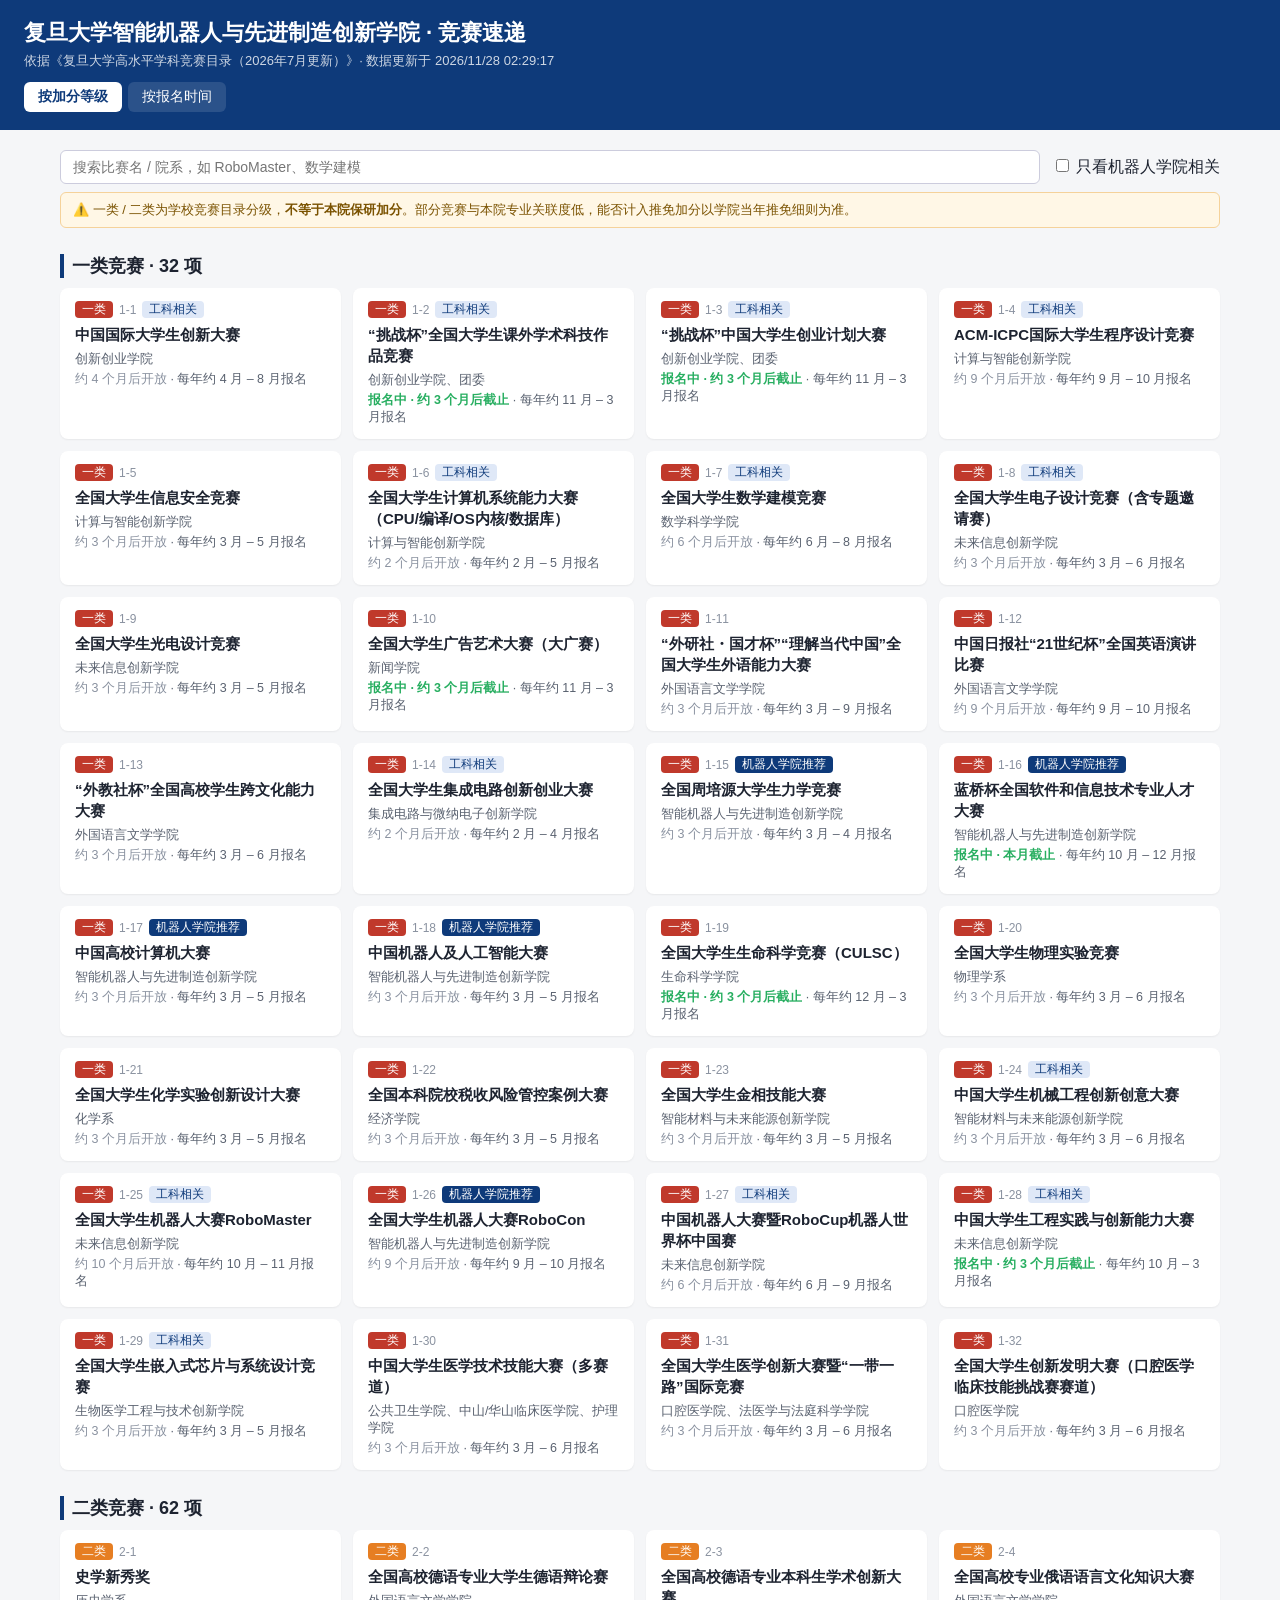
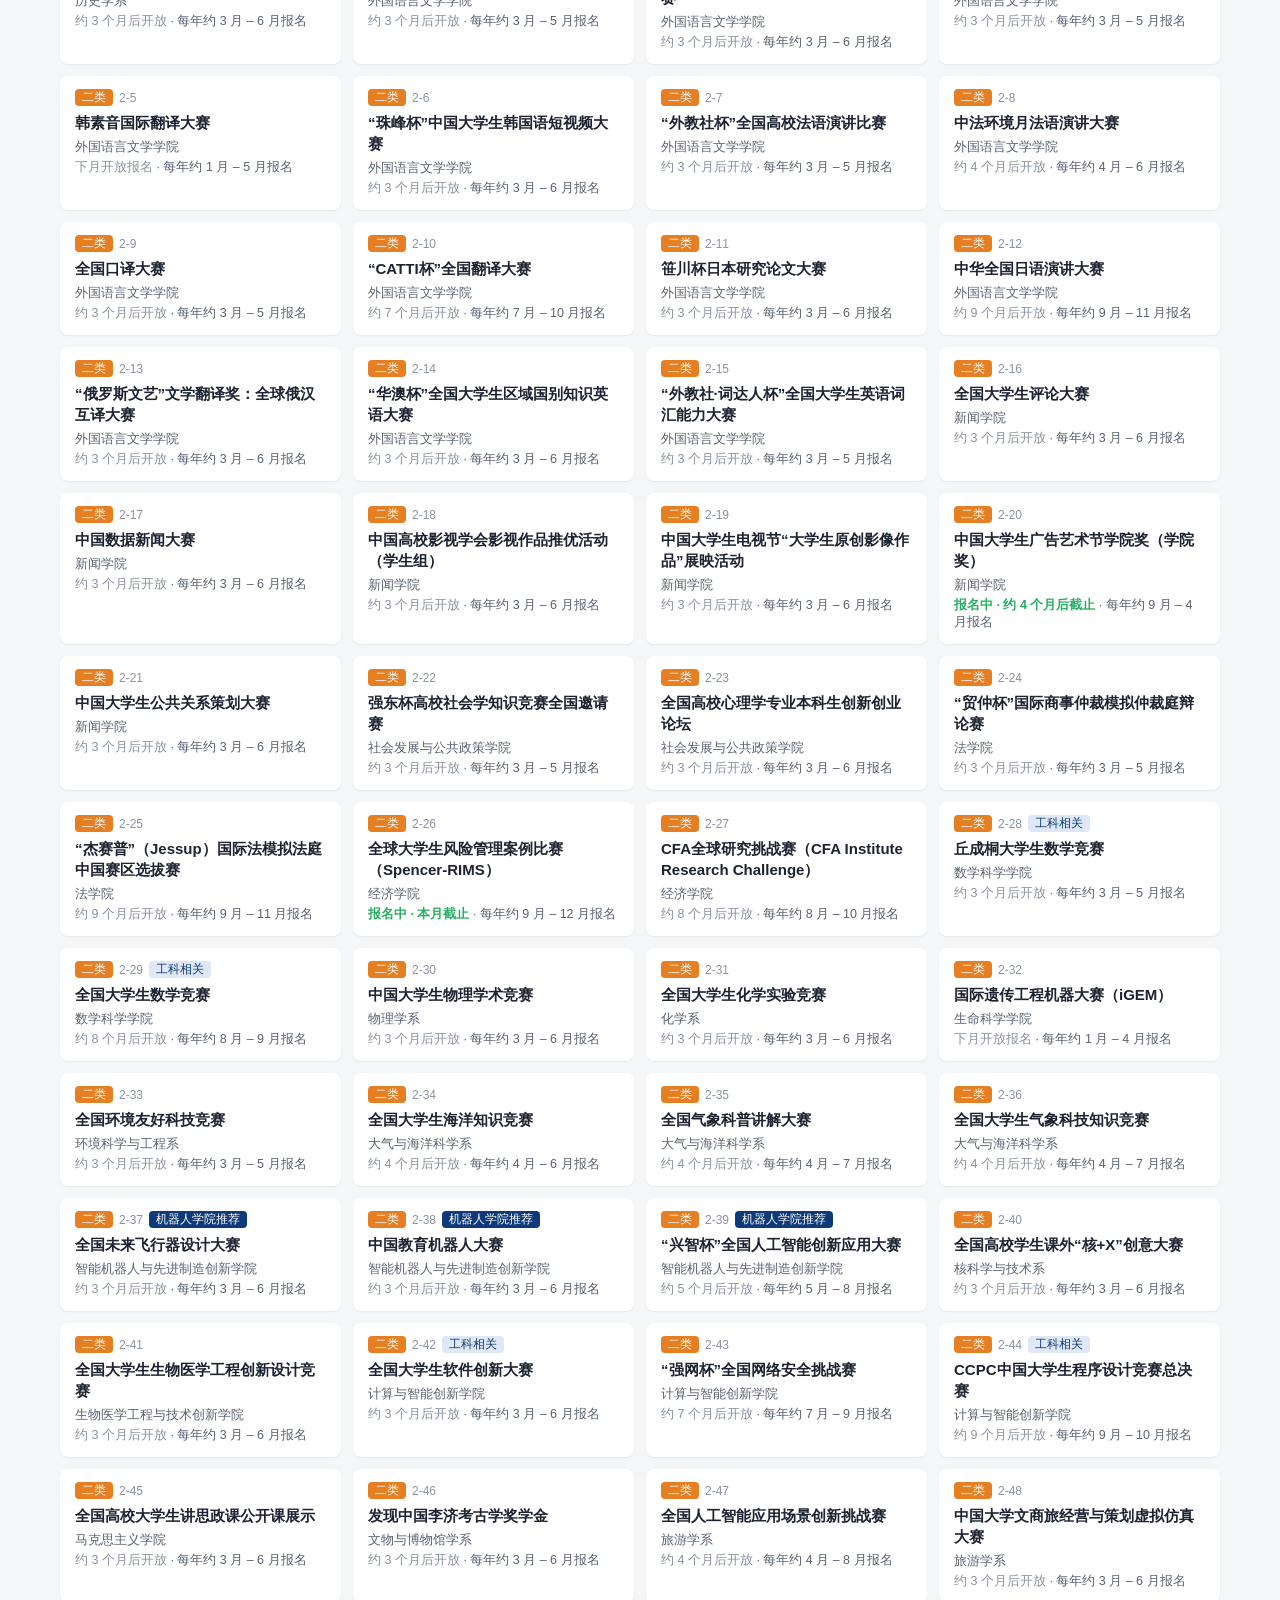
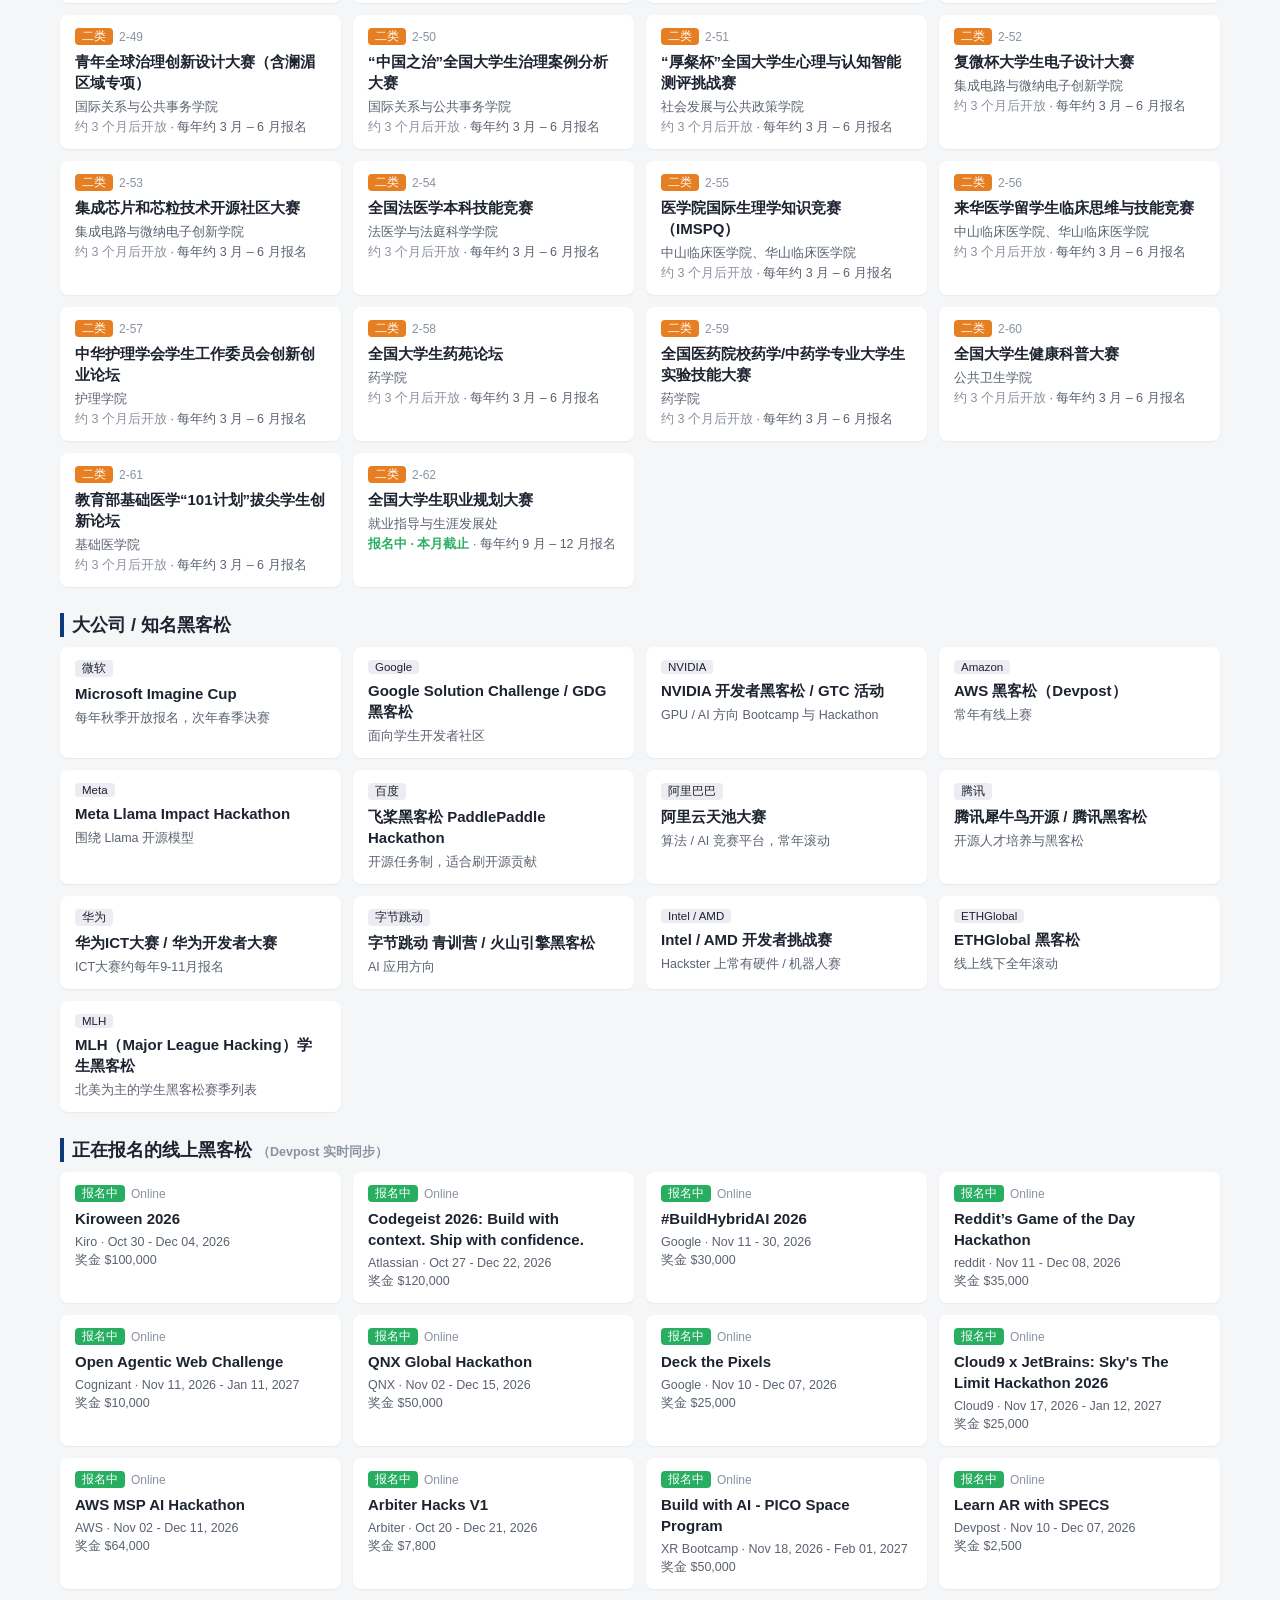
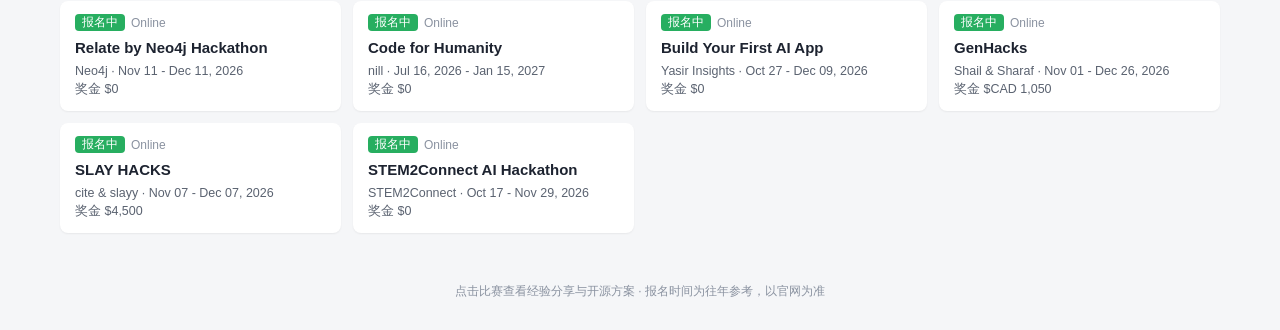
<file: web/index.html>
<!doctype html>
<html lang="zh-CN"><head><meta charset="utf-8"><meta name="viewport" content="width=device-width,initial-scale=1">
<title>竞赛速递 · 按加分等级</title><link rel="stylesheet" href="style.css"></head>
<body>
<header><h1>复旦大学智能机器人与先进制造创新学院 · 竞赛速递</h1>
<p>依据《复旦大学高水平学科竞赛目录（2026年7月更新）》· <span id="updated"></span></p>
<nav><a class="on" href="index.html">按加分等级</a><a href="timeline.html">按报名时间</a></nav></header>
<main>
<div class="tools"><input type="search" id="kw" placeholder="搜索比赛名 / 院系，如 RoboMaster、数学建模">
<label><input type="checkbox" id="robot"> 只看机器人学院相关</label></div>
<p class="notice">⚠️ 一类 / 二类为学校竞赛目录分级，<b>不等于本院保研加分</b>。部分竞赛与本院专业关联度低，能否计入推免加分以学院当年推免细则为准。</p>
<div id="list"></div>
<div id="hackathons"></div>
</main>
<div id="modal"><div class="box"><button class="close">×</button><div id="modal-body"></div></div></div>
<footer>点击比赛查看经验分享与开源方案 · 报名时间为往年参考，以官网为准</footer>
<script src="app.js"></script>
<script>
loadData().then(data => {
  const list = document.getElementById("list");
  const draw = () => {
    const cs = searchFilter(data.contests, kw.value, robot.checked);
    list.innerHTML = [1, 2].map(t => {
      const g = cs.filter(c => c.tier === t);
      return g.length ? `<h2>${t === 1 ? "一类竞赛" : "二类竞赛"} · ${g.length} 项</h2><div class="grid">${g.map(card).join("")}</div>` : "";
    }).join("") || '<p class="dim">没有匹配的比赛</p>';
  };
  kw.oninput = robot.onchange = draw;
  draw(); bindCards(list, data); renderHackathons(data);
});
</script>
</body></html>
</file>
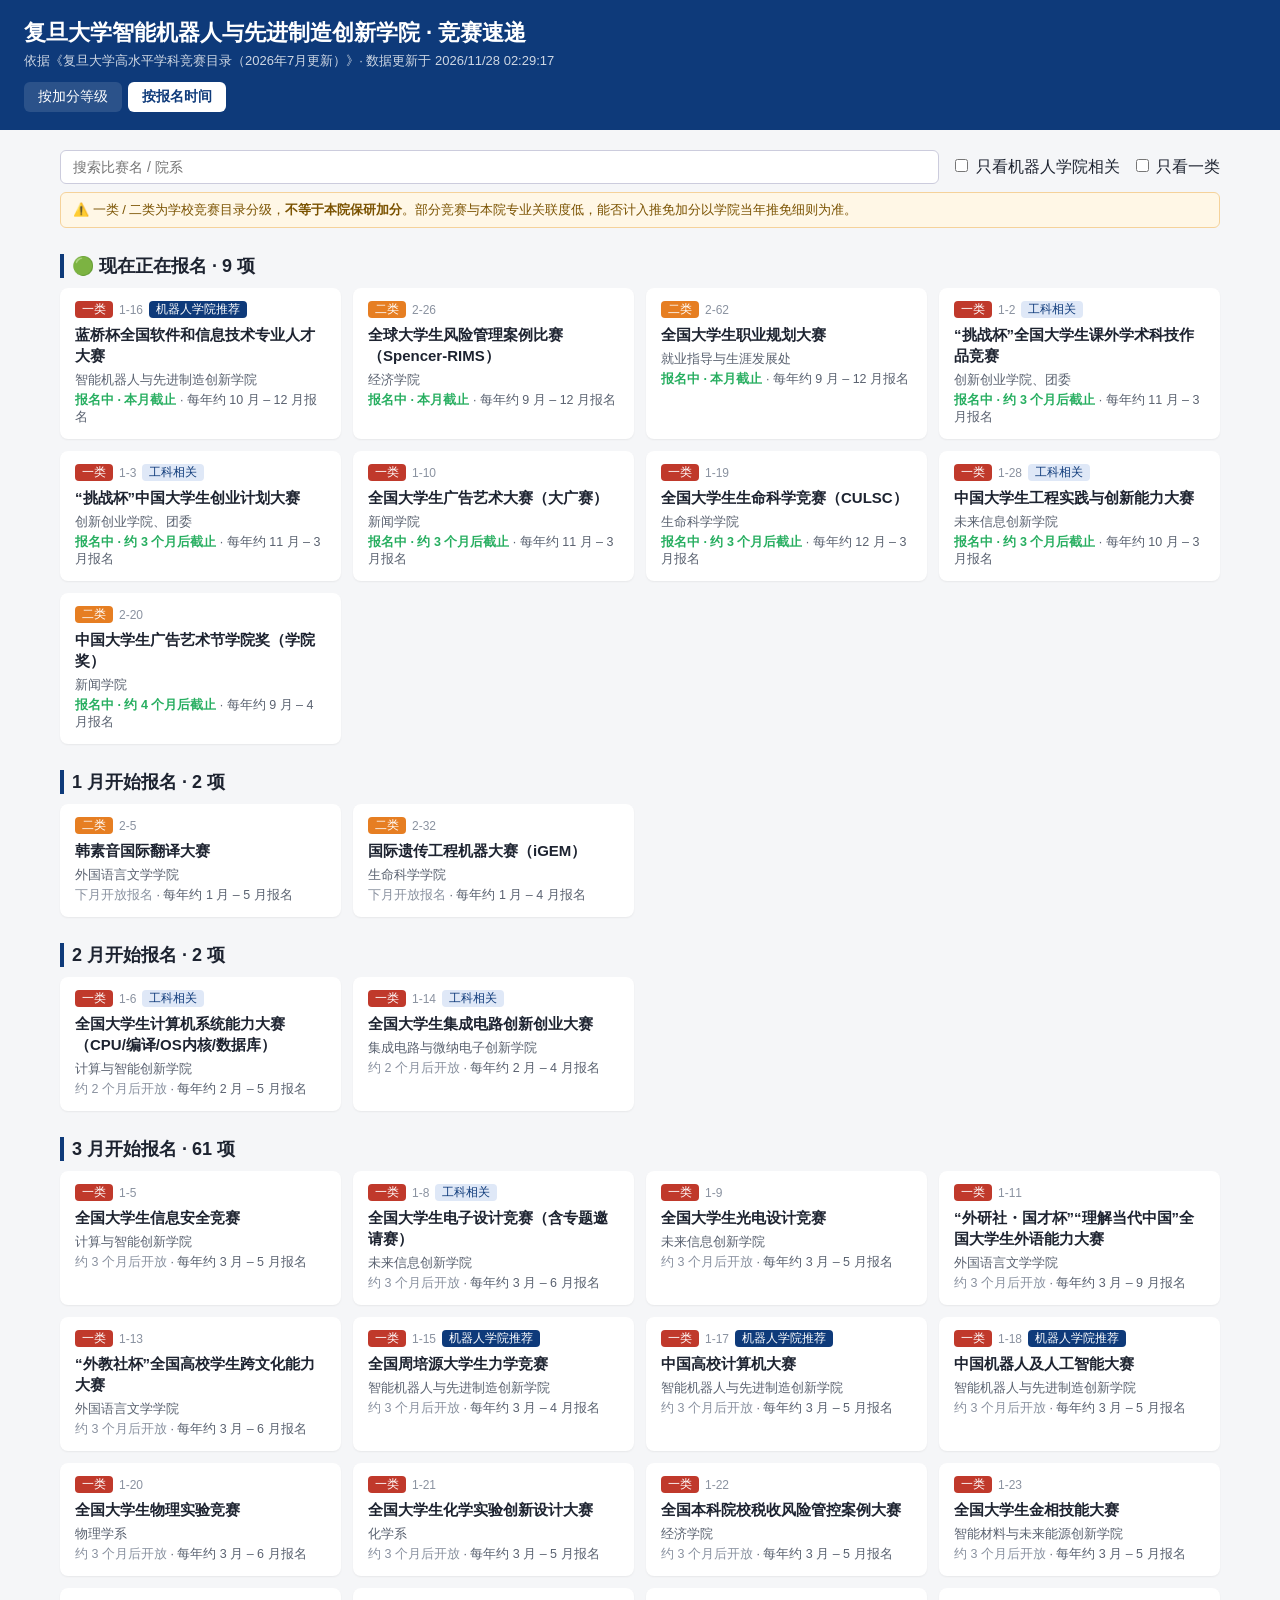
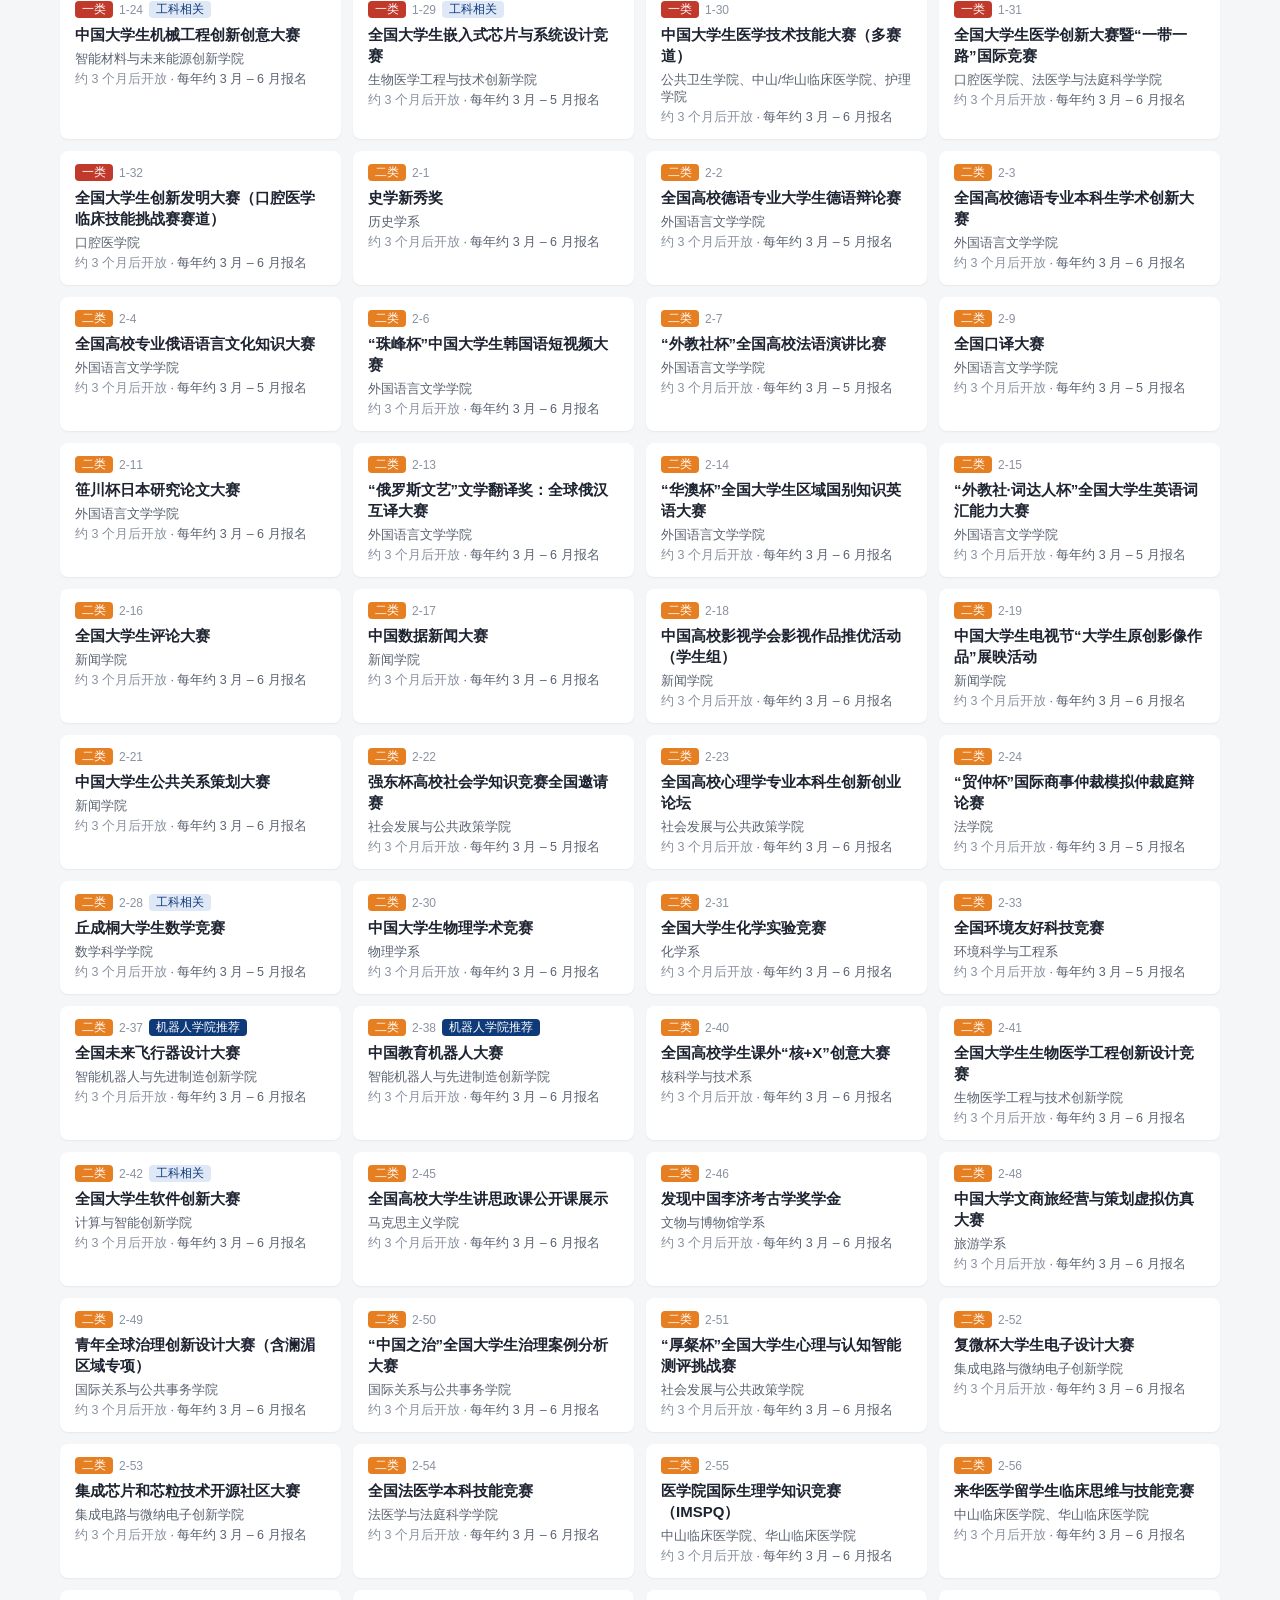
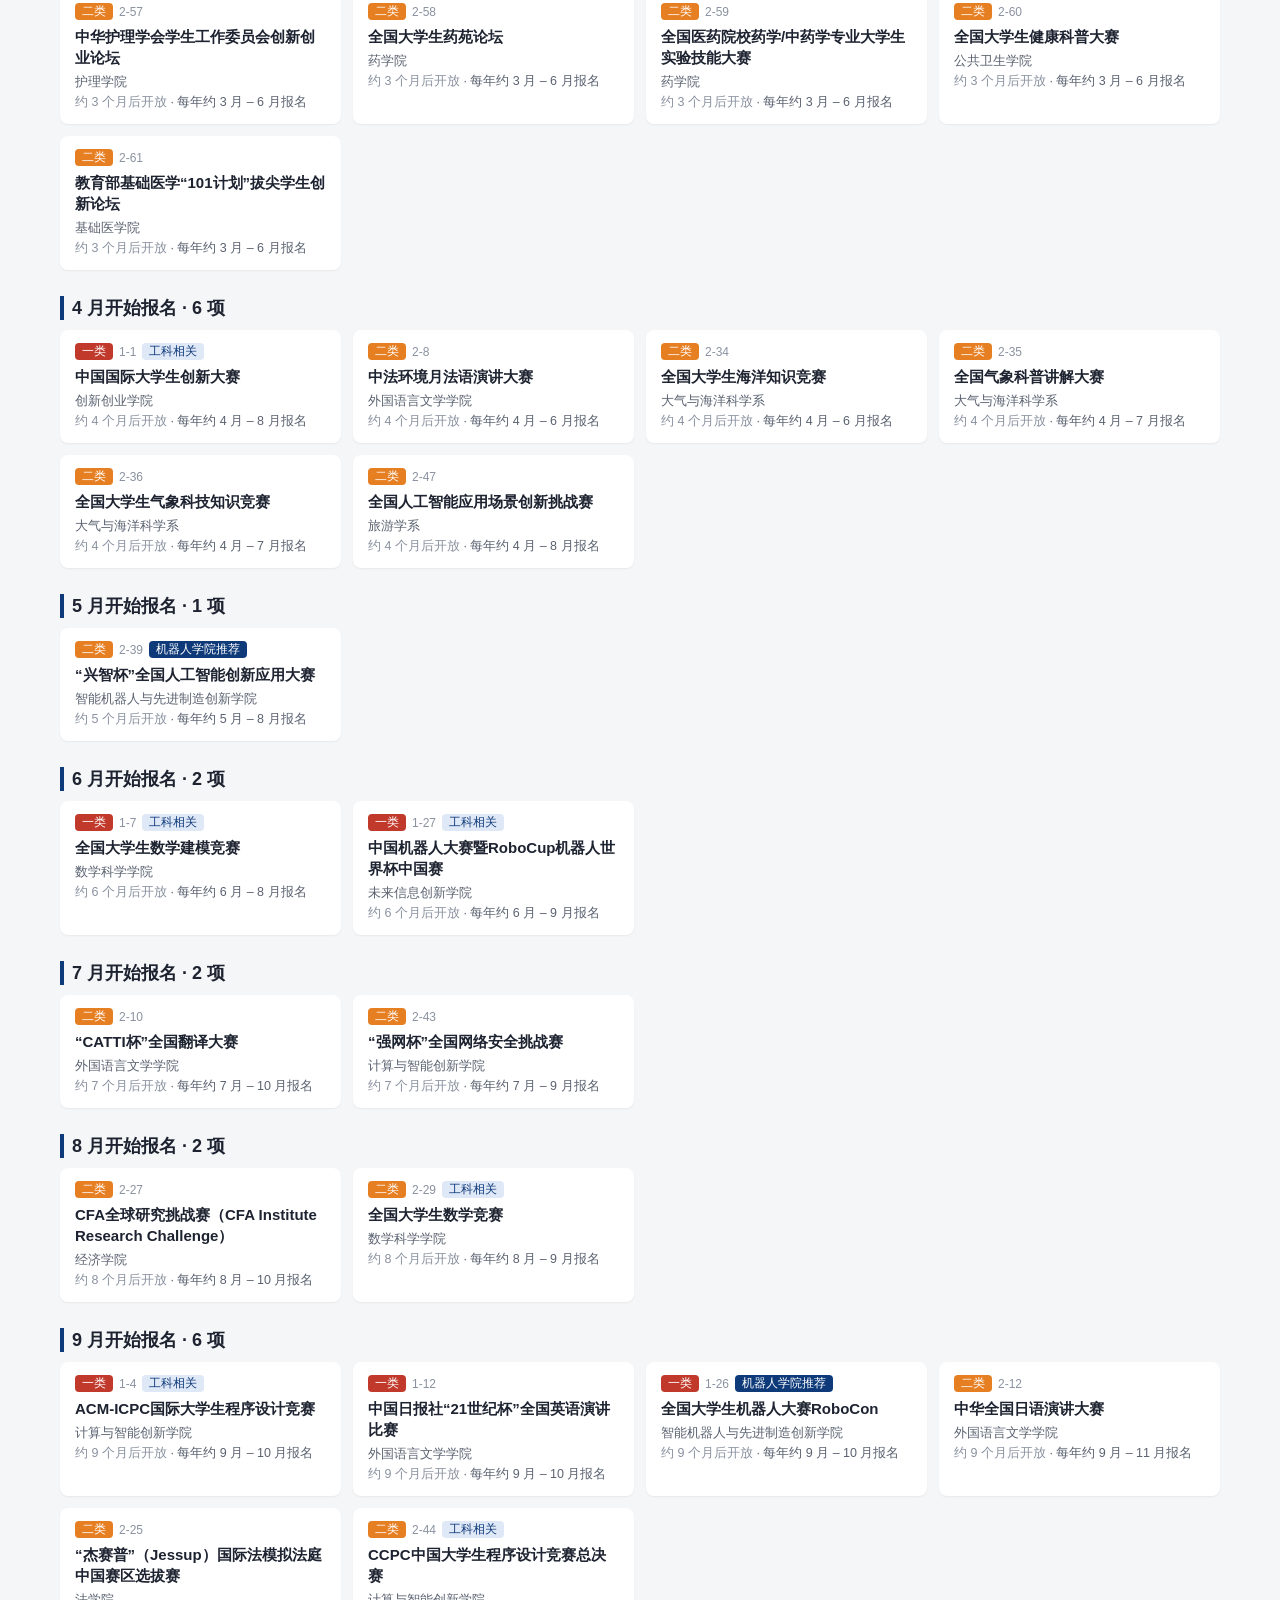
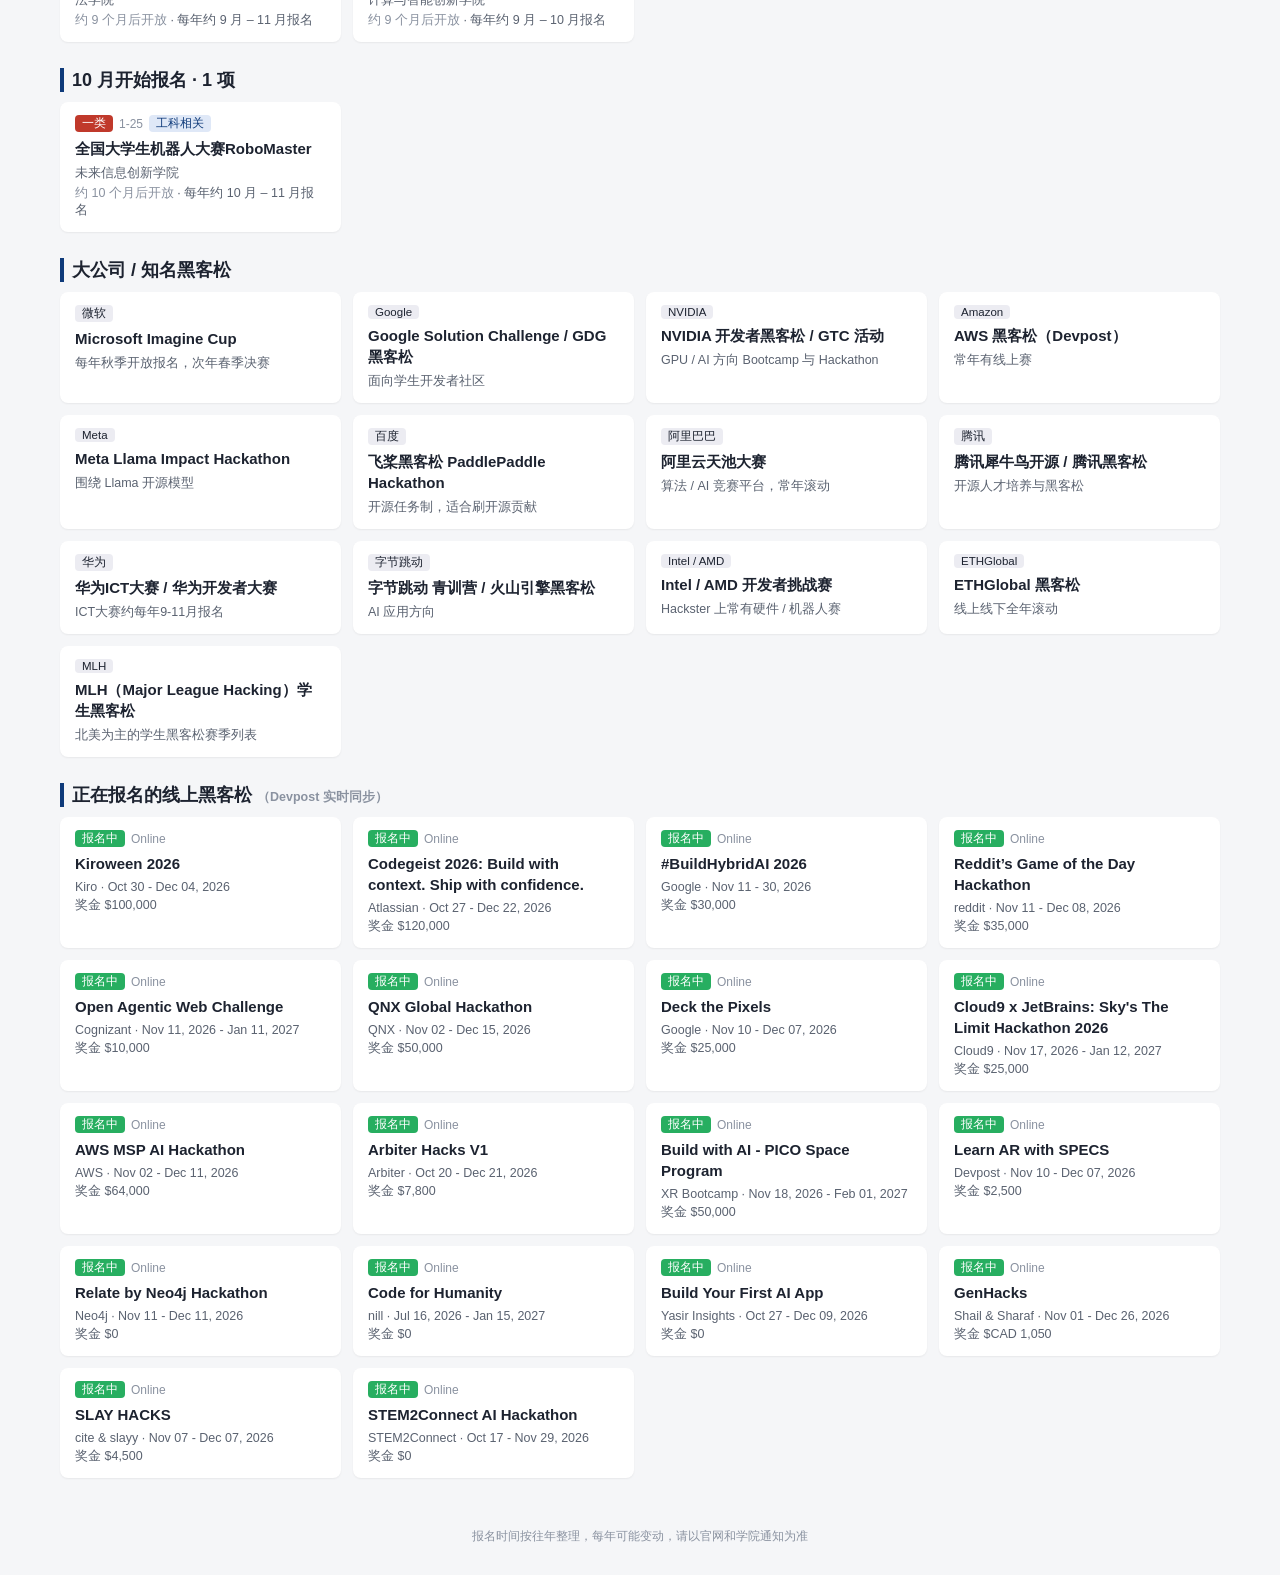
<file: web/timeline.html>
<!doctype html>
<html lang="zh-CN"><head><meta charset="utf-8"><meta name="viewport" content="width=device-width,initial-scale=1">
<title>竞赛速递 · 按报名时间</title><link rel="stylesheet" href="style.css"></head>
<body>
<header><h1>复旦大学智能机器人与先进制造创新学院 · 竞赛速递</h1>
<p>依据《复旦大学高水平学科竞赛目录（2026年7月更新）》· <span id="updated"></span></p>
<nav><a href="index.html">按加分等级</a><a class="on" href="timeline.html">按报名时间</a></nav></header>
<main>
<div class="tools"><input type="search" id="kw" placeholder="搜索比赛名 / 院系">
<label><input type="checkbox" id="robot"> 只看机器人学院相关</label>
<label><input type="checkbox" id="t1"> 只看一类</label></div>
<p class="notice">⚠️ 一类 / 二类为学校竞赛目录分级，<b>不等于本院保研加分</b>。部分竞赛与本院专业关联度低，能否计入推免加分以学院当年推免细则为准。</p>
<div id="list"></div>
<div id="hackathons"></div>
</main>
<div id="modal"><div class="box"><button class="close">×</button><div id="modal-body"></div></div></div>
<footer>报名时间按往年整理，每年可能变动，请以官网和学院通知为准</footer>
<script src="app.js"></script>
<script>
loadData().then(data => {
  const list = document.getElementById("list");
  const draw = () => {
    const cs = searchFilter(data.contests, kw.value, robot.checked).filter(c => !t1.checked || c.tier === 1)
      .map(c => ({ c, s: regStatus(c) })).sort((a, b) => a.s.order - b.s.order || a.c.tier - b.c.tier);
    const open = cs.filter(x => x.s.open);
    const groups = {};
    cs.filter(x => !x.s.open).forEach(x => (groups[x.c.reg[0]] ??= []).push(x.c));
    let html = open.length ? `<h2>🟢 现在正在报名 · ${open.length} 项</h2><div class="grid">${open.map(x => card(x.c)).join("")}</div>` : "";
    const order = Object.keys(groups).map(Number).sort((a, b) => monthsUntil(a) - monthsUntil(b));
    for (const m of order) html += `<h2>${m} 月开始报名 · ${groups[m].length} 项</h2><div class="grid">${groups[m].map(card).join("")}</div>`;
    list.innerHTML = html || '<p class="dim">没有匹配的比赛</p>';
  };
  kw.oninput = robot.onchange = t1.onchange = draw;
  draw(); bindCards(list, data); renderHackathons(data);
});
</script>
</body></html>
</file>
<file: web/style.css>
*{box-sizing:border-box}
body{margin:0;font-family:-apple-system,"PingFang SC","Microsoft YaHei",sans-serif;background:#f5f6f8;color:#1d2330}
header{background:#0e3a7a;color:#fff;padding:18px 24px}
header h1{margin:0;font-size:22px}
header p{margin:4px 0 0;opacity:.8;font-size:13px}
nav{display:flex;gap:6px;margin-top:12px}
nav a{color:#fff;text-decoration:none;padding:6px 14px;border-radius:6px;background:rgba(255,255,255,.12);font-size:14px}
nav a.on{background:#fff;color:#0e3a7a;font-weight:600}
main{max-width:1200px;margin:0 auto;padding:20px}
.tools{display:flex;gap:12px;align-items:center;flex-wrap:wrap;margin-bottom:8px}
.tools input[type=search]{flex:1;min-width:220px;padding:8px 12px;border:1px solid #ccd;border-radius:6px;font-size:14px}
h2{font-size:18px;margin:26px 0 10px;border-left:4px solid #0e3a7a;padding-left:8px}
.grid{display:grid;grid-template-columns:repeat(auto-fill,minmax(270px,1fr));gap:12px}
.card{display:block;background:#fff;border-radius:8px;padding:12px 14px;box-shadow:0 1px 2px rgba(0,0,0,.06);cursor:pointer;color:inherit;text-decoration:none;border:1px solid transparent}
.card:hover{border-color:#0e3a7a}
.card h3{font-size:15px;margin:6px 0;line-height:1.4}
.row{display:flex;gap:6px;align-items:center}
.meta{font-size:12.5px;color:#5a6270;margin-top:3px}
.no{font-size:12px;color:#8a92a0}
.tag{font-size:11.5px;padding:1px 7px;border-radius:4px;background:#eef}
.t1{background:#c0392b;color:#fff}.t2{background:#e67e22;color:#fff}
.robot{background:#0e3a7a;color:#fff}.rel{background:#dfe8f7;color:#0e3a7a}
.hk{background:#ececf2}.openTag{background:#27ae60;color:#fff}
.st{color:#8a92a0}.st.open{color:#27ae60;font-weight:600}
.dim{color:#8a92a0;font-size:12.5px}
#modal{display:none;position:fixed;inset:0;background:rgba(0,0,0,.45);align-items:flex-start;justify-content:center;padding:40px 12px;overflow:auto;z-index:9}
#modal.show{display:flex}
.box{background:#fff;border-radius:10px;max-width:760px;width:100%;padding:22px 26px;position:relative}
.box h2{border:0;padding:0;margin:8px 0}
.close{position:absolute;right:14px;top:10px;font-size:22px;cursor:pointer;border:0;background:none}
.links{display:flex;flex-wrap:wrap;gap:8px}
.btn{padding:6px 12px;border:1px solid #0e3a7a;border-radius:6px;color:#0e3a7a;text-decoration:none;font-size:13px}
.btn:hover{background:#0e3a7a;color:#fff}
.repos{padding-left:18px}.repos li{margin-bottom:8px}
.month{display:flex;gap:10px;align-items:baseline}
footer{text-align:center;color:#8a92a0;font-size:12px;padding:30px}
.notice{background:#fff7e6;border:1px solid #f5d29a;color:#7a5200;border-radius:6px;padding:8px 12px;font-size:13px;margin:4px 0 0}
</file>
